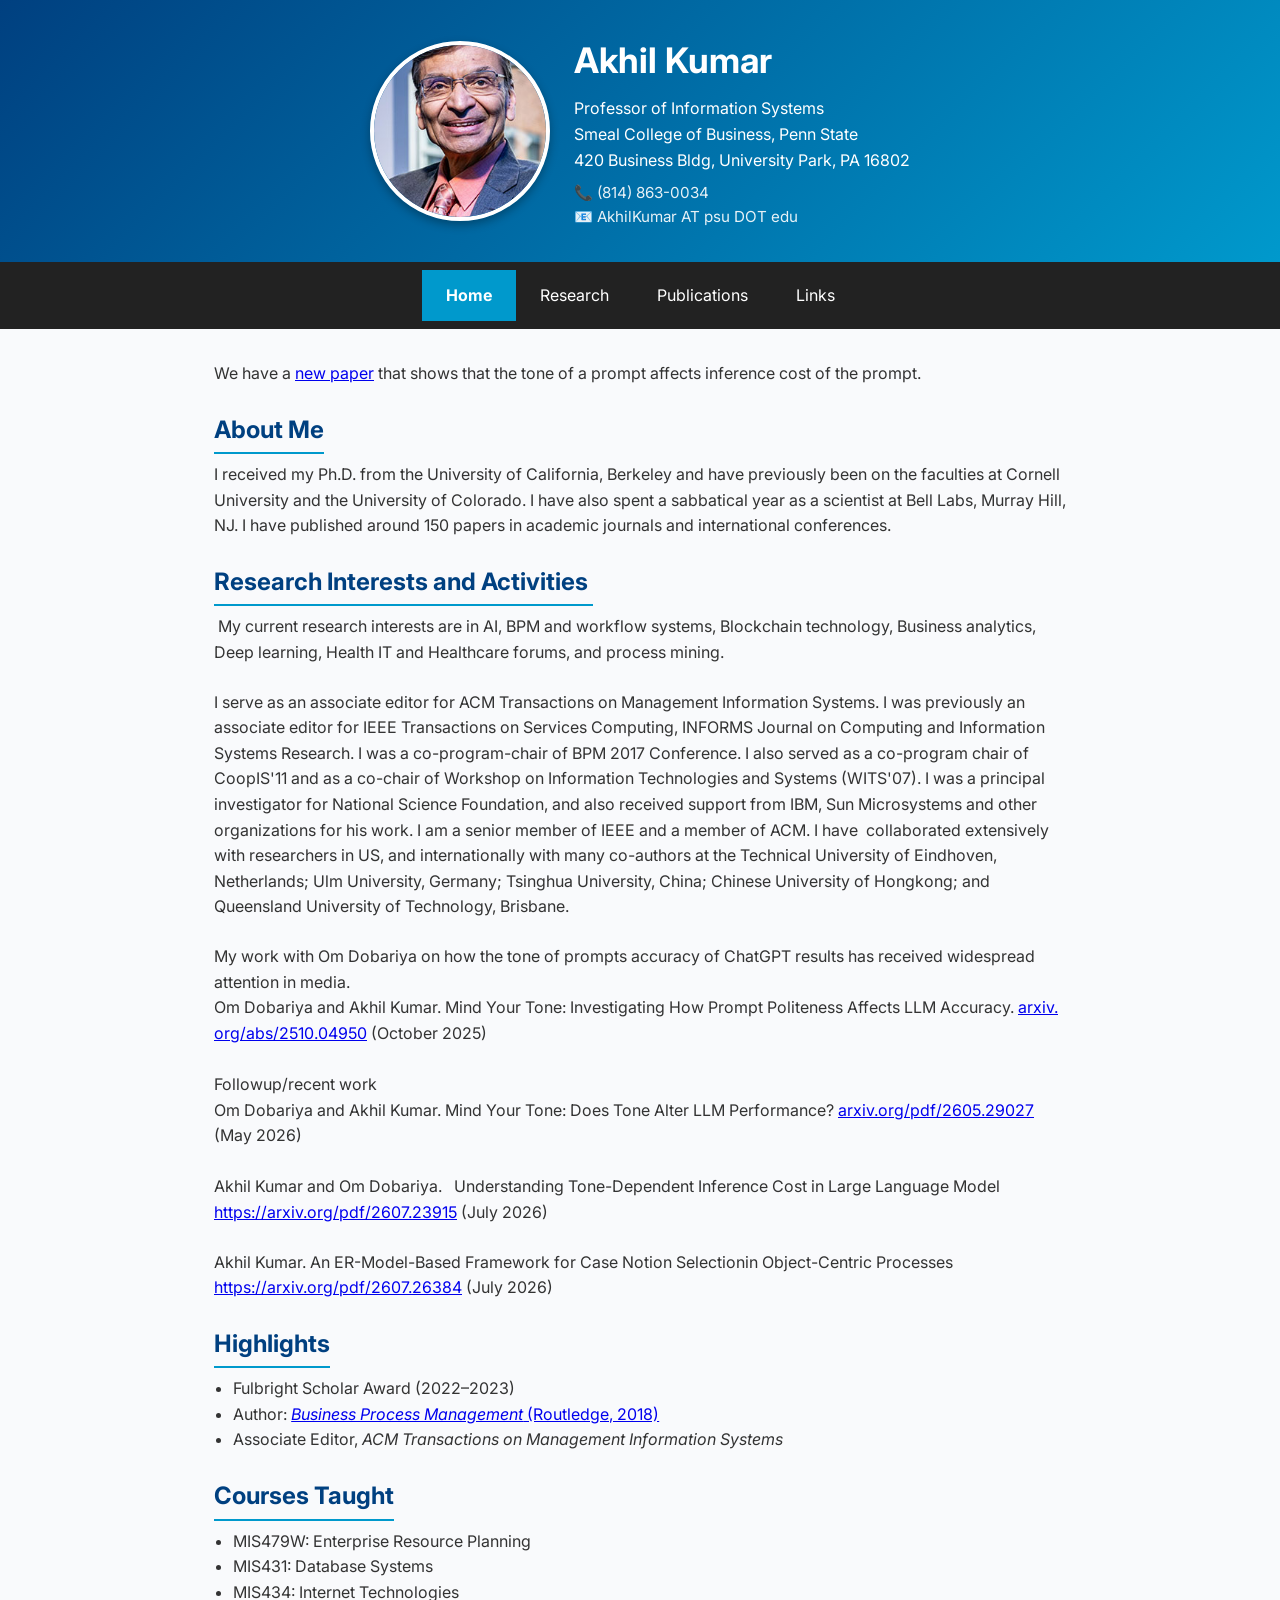
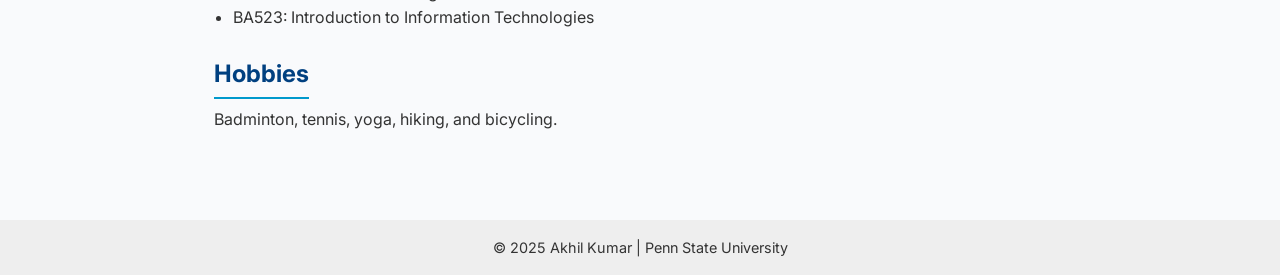
<file: index.html>
<!DOCTYPE html>
<html lang="en">
<head>
  <meta charset="UTF-8">
  <meta name="viewport" content="width=device-width, initial-scale=1.0">
  <title>Akhil Kumar | Penn State</title>
  <link href="https://fonts.googleapis.com/css2?family=Inter:wght@400;600&display=swap" rel="stylesheet">
  <link rel="stylesheet" href="style.css">
</head>
<body>
  <!-- Header -->
  <header class="header">
    <div class="header-container">
      <img src="Akhil-Smeal2025.jpg" alt="Akhil Kumar" class="profile-img" />
      <div>
        <h1>Akhil Kumar</h1>
        <p>
          Professor of Information Systems<br>
          Smeal College of Business, Penn State<br>
          420 Business Bldg, University Park, PA 16802
        </p>
        <p class="contact">
          📞 (814) 863-0034 <br>
          📧 AkhilKumar AT psu DOT edu
        </p>
      </div>
    </div>
  </header>

  <!-- Navigation -->
  <nav class="navbar">
    <a href="index.html" class="active">Home</a>
    <a href="current.html">Research</a>
    <a href="pubs.html">Publications</a>
    <a href="links.html">Links</a>
  </nav>

  <!-- Main Content -->
  <main class="content">
  <p>We have a  <a href="https://arxiv.org/pdf/2607.23915" target="_blank">new paper</a> that shows that the tone of a prompt affects inference cost of the prompt.</p>
    <section>
      <h2>About Me</h2>
      <p> I received my Ph.D. from the University of California, Berkeley and have previously 
        been on the faculties at Cornell University and the University of Colorado. I have 
        also spent a sabbatical year as a scientist at Bell Labs, Murray Hill, NJ. I have 
        published around 150 papers in academic journals and international conferences. </p>
      <h2>Research Interests and Activities&nbsp;</h2>
      <p>&nbsp;My current research interests are in AI, BPM and workflow systems, Blockchain technology, Business analytics, Deep learning, Health IT and Healthcare forums, and process mining.</p>
      <p>I serve as an associate editor for ACM Transactions on Management Information Systems. I was previously  an associate editor for IEEE Transactions on Services Computing, INFORMS Journal on Computing and Information Systems Research. I was a co-program-chair of BPM 2017 Conference. I also served as a co-program chair of CoopIS'11 and as a co-chair of Workshop on Information Technologies and Systems (WITS'07). I was a principal investigator for National Science Foundation, and also received support from IBM, Sun Microsystems and other organizations for his work. I am a senior member of IEEE and a member of ACM.&nbsp;I have&nbsp; collaborated extensively with researchers in US, and  internationally with many co-authors at the Technical University of Eindhoven, Netherlands; Ulm University, Germany; Tsinghua University, China; Chinese University of Hongkong; and Queensland University of Technology, Brisbane.</p>
      <p>My  work with Om Dobariya on how the tone of prompts accuracy of ChatGPT results has received widespread attention in media.<br>
        Om Dobariya and Akhil Kumar. Mind Your Tone: Investigating How Prompt Politeness Affects LLM Accuracy.&nbsp;<a href="arxiv. org/abs/2510.04950">arxiv. org/abs/2510.04950</a> (October 2025)<br>
  <br>
        Followup/recent work<br>
        Om Dobariya and Akhil Kumar.  Mind Your Tone: Does Tone Alter LLM Performance? <a href="https://arxiv.org/pdf/2605.29027">arxiv.org/pdf/2605.29027</a> (May 2026)<br>
  <br>
        Akhil Kumar and Om Dobariya.&nbsp; &nbsp;Understanding Tone-Dependent Inference Cost in Large Language Model&nbsp; &nbsp; <a href="https://arxiv.org/pdf/2607.23915">https://arxiv.org/pdf/2607.23915</a><a href="Paper9-arXiv.pdf" target="_blank"></a> (July 2026)<br>
      </p>
      <p>Akhil Kumar. An ER-Model-Based Framework for Case Notion Selectionin Object-Centric Processes 
        <a href="https://arxiv.org/pdf/2607.26384">https://arxiv.org/pdf/2607.26384</a>      (July 2026)    </p>
    </section>

    <section> </section>
    <section>
      <h2>Highlights</h2>
      <ul>
        <li>Fulbright Scholar Award (2022–2023)</li>
        <li>Author: <a href="http://www.routledge.com/9781138181854" target="_blank">
          <em>Business Process Management</em> (Routledge, 2018)</a></li>
        <li>Associate Editor, <em>ACM Transactions on Management Information Systems<br>
         </em></li>
      </ul>
    </section>

    <section>
      <h2>Courses Taught</h2>
      <ul>
        <li>MIS479W: Enterprise Resource Planning</li>
        <li>MIS431: Database Systems</li>
        <li>MIS434: Internet Technologies</li>
        <li>BA523: Introduction to Information Technologies</li>
      </ul>
    </section>

    <section>
      <h2>Hobbies</h2>
      <p>Badminton, tennis, yoga, hiking, and bicycling.</p>
    </section>
  </main>

  <!-- Footer -->
  <footer class="footer">
    <p>&copy; 2025 Akhil Kumar | Penn State University</p>
  </footer>
</body>
</html>
</file>
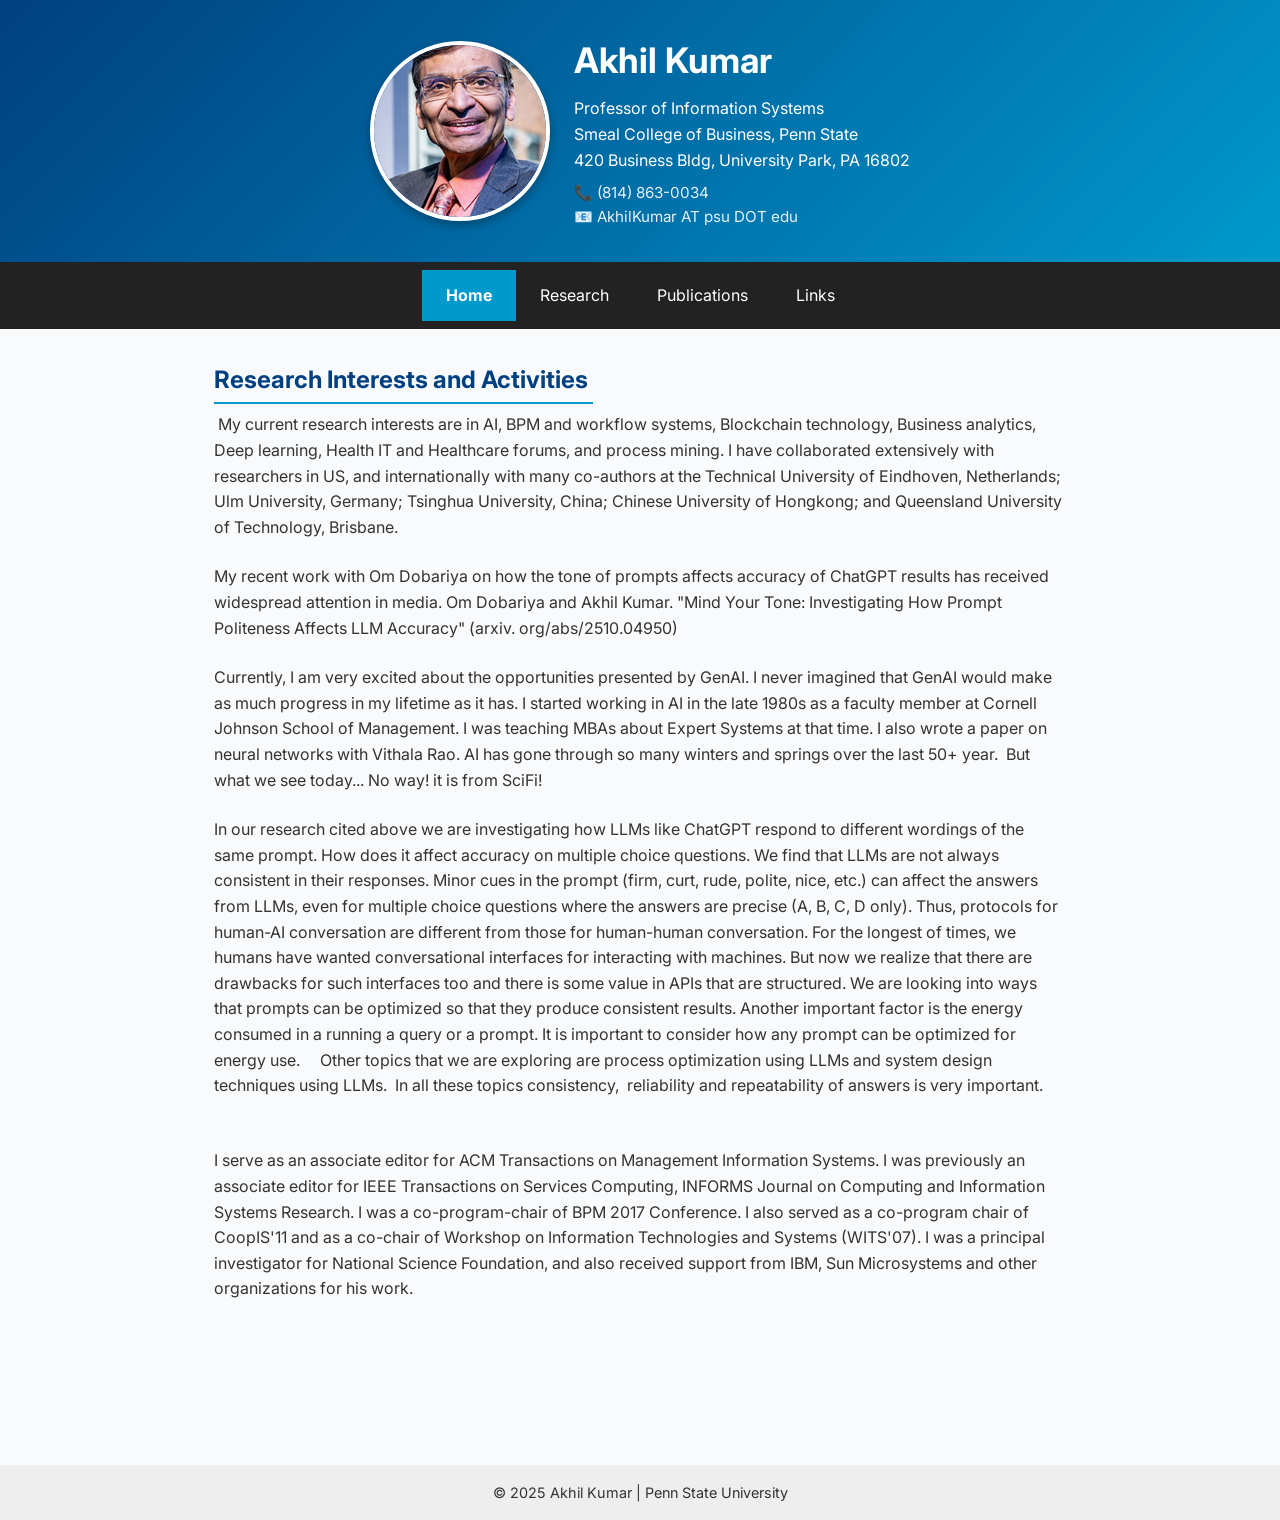
<file: current.html>
<!DOCTYPE html>
<html lang="en">
<head>
  <meta charset="UTF-8">
  <meta name="viewport" content="width=device-width, initial-scale=1.0">
  <title>Akhil Kumar | Penn State</title>
  <link href="https://fonts.googleapis.com/css2?family=Inter:wght@400;600&display=swap" rel="stylesheet">
  <link rel="stylesheet" href="style.css">
</head>
<body>
  <!-- Header -->
  <header class="header">
    <div class="header-container">
      <img src="Akhil-Smeal2025.jpg" alt="Akhil Kumar" class="profile-img" />
      <div>
        <h1>Akhil Kumar</h1>
        <p>
          Professor of Information Systems<br>
          Smeal College of Business, Penn State<br>
          420 Business Bldg, University Park, PA 16802
        </p>
        <p class="contact">
          📞 (814) 863-0034 <br>
          📧 AkhilKumar AT psu DOT edu
        </p>
      </div>
    </div>
  </header>

  <!-- Navigation -->
  <nav class="navbar">
    <a href="index.html" class="active">Home</a>
    <a href="current.html">Research</a>
    <a href="pubs.html">Publications</a>
    <a href="links.html">Links</a>
  </nav>

  <!-- Main Content -->
  <main class="content">
    <section>
<h2>Research Interests and Activities&nbsp;</h2>
      <p>&nbsp;My current research interests are in AI, BPM and workflow systems, Blockchain technology, Business analytics, Deep learning, Health IT and Healthcare forums, and process mining.&nbsp;I have collaborated extensively with researchers in US, and internationally with many co-authors at the Technical University of Eindhoven, Netherlands; Ulm University, Germany; Tsinghua University, China; Chinese University of Hongkong; and Queensland University of Technology, Brisbane.</p>
      <p>My recent work with Om Dobariya on how the tone of prompts affects accuracy of ChatGPT results has received widespread attention in media. Om Dobariya and Akhil Kumar. "Mind Your Tone: Investigating How Prompt Politeness Affects LLM Accuracy" (arxiv. org/abs/2510.04950)</p>
      <p>Currently, I am very excited about the opportunities presented by GenAI. I never imagined that GenAI would make as much progress in my lifetime as it has. I started working in AI in the late 1980s as a faculty member at Cornell Johnson School of Management. I was teaching MBAs about Expert Systems at that time. I also wrote a paper on neural networks with Vithala Rao. AI has  gone through so many winters and springs over the last 50+ year.&nbsp; But what we see today... No way!&nbsp;it is from SciFi!</p>
      <p>In our research cited above we are investigating how LLMs like ChatGPT respond to different wordings of the same prompt. How does it affect accuracy on multiple choice questions. We find that&nbsp;LLMs are not always consistent in their responses. Minor cues in the prompt (firm, curt, rude, polite, nice, etc.) can affect the answers from LLMs, even for multiple choice questions where the answers are precise (A, B, C, D only). Thus, protocols for human-AI conversation are different from those for human-human conversation. For the longest of times, we humans have wanted conversational interfaces for interacting with machines. But now we realize that there are drawbacks for such interfaces too and there is some value in APIs that are structured. We are looking into ways that prompts can be optimized so that they produce consistent results. Another important factor is the energy consumed in a running a query or a prompt. It is important to consider how any prompt can be optimized for energy use.&nbsp; &nbsp; &nbsp;Other topics that we are exploring are process optimization using LLMs and system design techniques using LLMs.&nbsp; In all these topics consistency,&nbsp; reliability and repeatability of answers is very important.&nbsp; &nbsp; &nbsp; &nbsp; &nbsp; &nbsp; &nbsp; &nbsp; &nbsp; &nbsp;</p>
<p>I serve as an associate editor for ACM Transactions on Management Information Systems. I was previously  an associate editor for IEEE Transactions on Services Computing, INFORMS Journal on Computing and Information Systems Research. I was a co-program-chair of BPM 2017 Conference. I also served as a co-program chair of CoopIS'11 and as a co-chair of Workshop on Information Technologies and Systems (WITS'07). I was a principal investigator for National Science Foundation, and also received support from IBM, Sun Microsystems and other organizations for his work.&nbsp;</p>
<p><br>
  <br>
</p>
</section>

    <section> </section>
<section> </section>
  </main>

  <!-- Footer -->
  <footer class="footer">
    <p>&copy; 2025 Akhil Kumar | Penn State University</p>
  </footer>
</body>
</html>
</file>
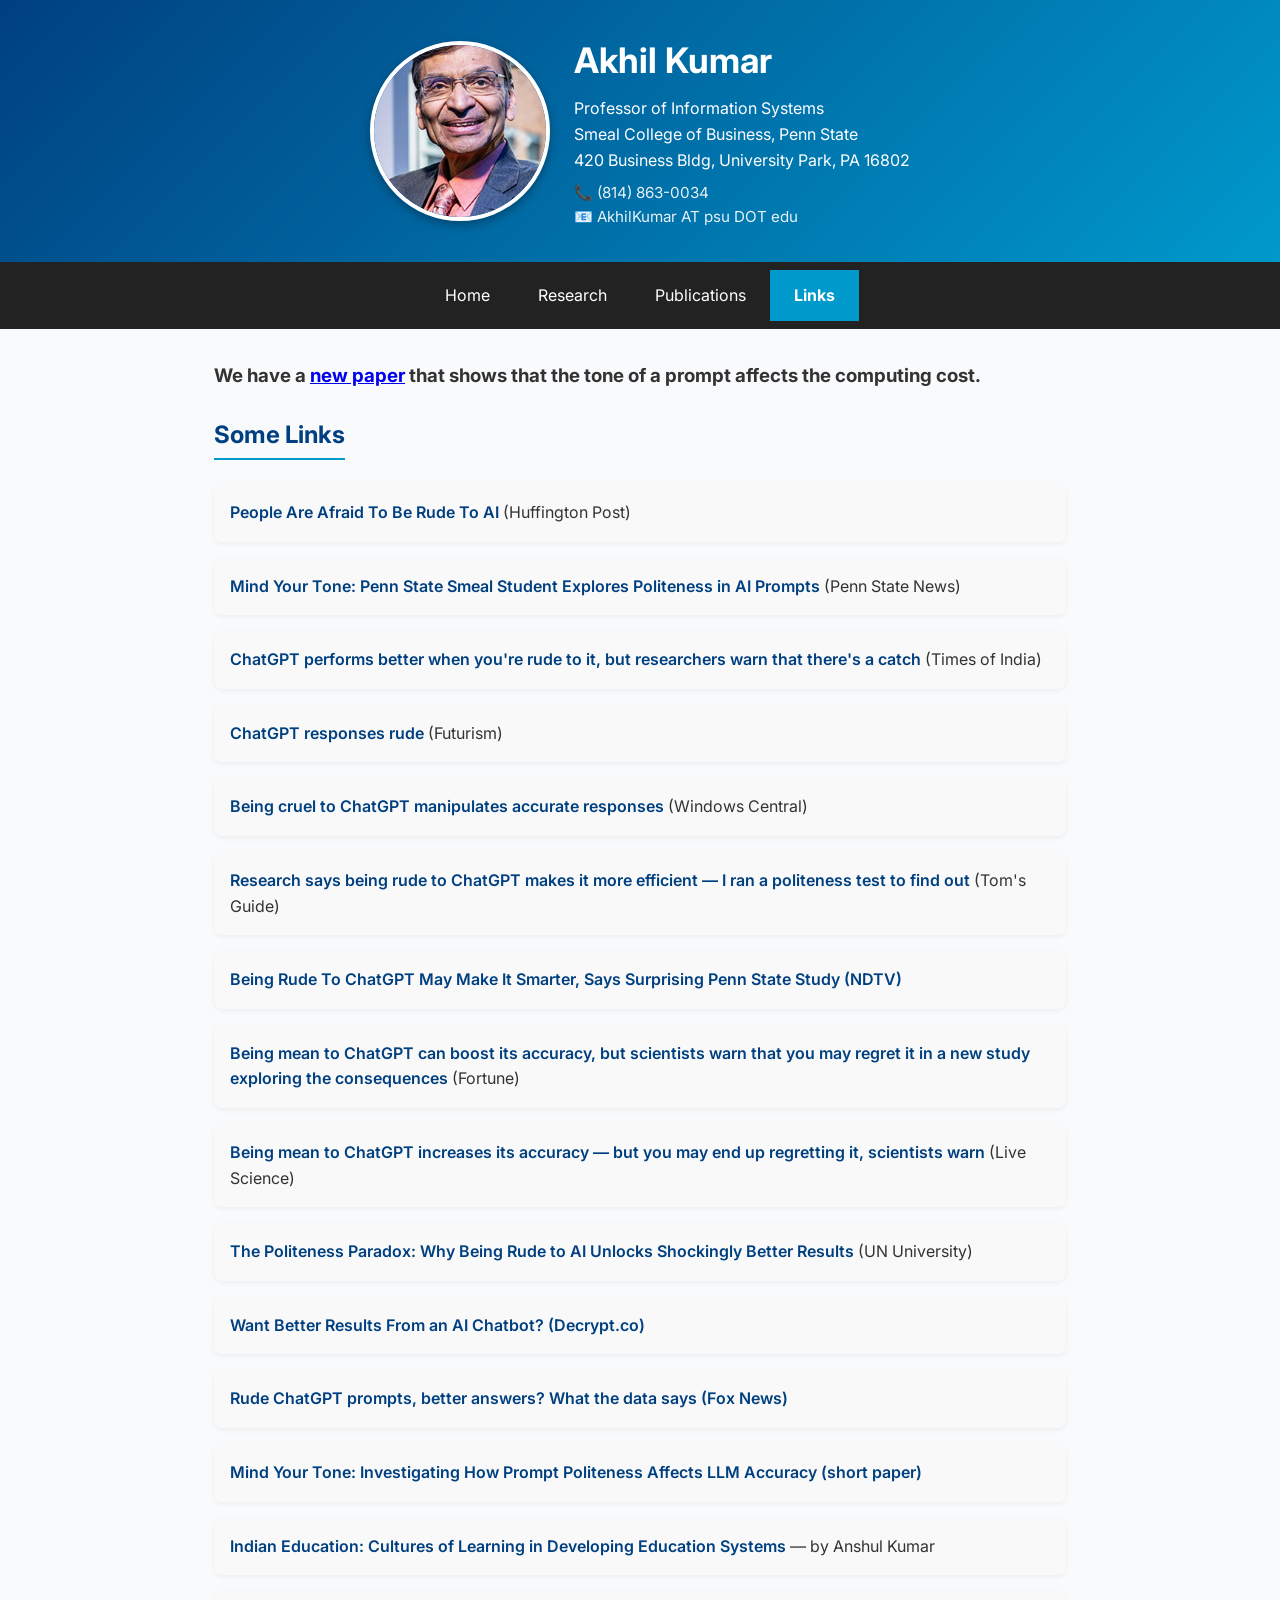
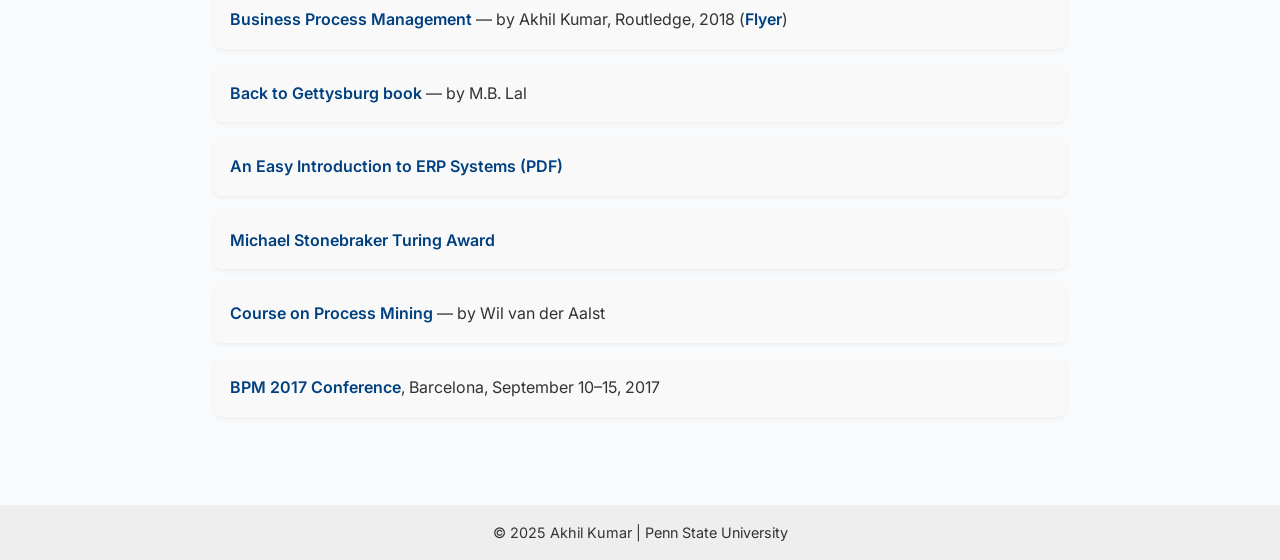
<file: links.html>
<!DOCTYPE html>
<html lang="en">
<head>
  <meta charset="UTF-8">
  <meta name="viewport" content="width=device-width, initial-scale=1.0">
  <title>Links | Akhil Kumar</title>
  <link href="https://fonts.googleapis.com/css2?family=Inter:wght@400;600&display=swap" rel="stylesheet">
  <link rel="stylesheet" href="style.css">
  <style>
    .links-list {
      list-style: none;
      padding: 0;
    }
    .links-list li {
      margin: 1rem 0;
      padding: 1rem;
      background: #f9f9f9;
      border-radius: 8px;
      box-shadow: 0 2px 5px rgba(0,0,0,0.05);
      transition: transform 0.2s, background 0.3s;
    }
    .links-list li:hover {
      background: #eef8ff;
      transform: translateY(-2px);
    }
    .links-list a {
      text-decoration: none;
      color: #004080;
      font-weight: 600;
    }
    .links-list a:hover {
      color: #0099cc;
    }
  </style>
</head>
<body>
  <!-- Header -->
  <header class="header">
    <div class="header-container">
      <img src="Akhil-Smeal2025.jpg" alt="Akhil Kumar" class="profile-img" />
      <div>
        <h1>Akhil Kumar</h1>
        <p>
          Professor of Information Systems<br>
          Smeal College of Business, Penn State<br>
          420 Business Bldg, University Park, PA 16802
        </p>
        <p class="contact">
          📞 (814) 863-0034 <br>
          📧 AkhilKumar AT psu DOT edu
        </p>
      </div>
    </div>
  </header>

  <!-- Navigation -->
  <nav class="navbar">
    <a href="index.html">Home</a>
    <a href="current.html">Research</a>
    <a href="pubs.html">Publications</a>
    <a href="links.html" class="active">Links</a>
  </nav>

  <!-- Main Content -->
  <main class="content">
  <h3><l1>We have a  <a href="Paper9-arXiv.pdf" target="_blank">new paper</a> that shows that the tone of a prompt affects the computing cost.
  </li></h3>
  <br>
    <h2>
	Some Links</h2>
    <ul class="links-list">
	  <li><a href="https://www.huffpost.com/entry/ai-chatbot-chatgpt-polite-better-answers_l_6a1ed671e4b032392fa61bcf" target="_blank">People Are Afraid To Be Rude To AI</a> (Huffington Post)</li>
	  <li><a href="https://www.psu.edu/news/smeal-college-business/story/mind-your-tone-penn-state-smeal-student-explores-politeness-ai-prompts" target="_blank">Mind Your Tone: Penn State Smeal Student Explores Politeness in AI Prompts</a> (Penn State News)</li>
	  <li><a href="https://timesofindia.indiatimes.com/technology/tech-news/chatgpt-performs-better-when-youre-rude-to-it-but-researchers-warn-that-theres-a-catch/articleshow/126640618.cms" target="_blank">ChatGPT performs better when you're rude to it, but researchers warn that there's a catch</a> (Times of India)</li>
	  <li><a href="https://futurism.com/artificial-intelligence/chatgpt-responses-rude" target="_blank">ChatGPT responses rude</a> (Futurism)</li>
	  <li><a href="https://www.windowscentral.com/artificial-intelligence/being-cruel-to-chatgpt-manipulates-accurate-responses" target="_blank">Being cruel to ChatGPT manipulates accurate responses</a> (Windows Central)</li>
	  <li><a href="https://www.tomsguide.com/ai/research-says-being-rude-to-chatgpt-makes-it-more-efficient-i-ran-a-politeness-test-to-find-out" target="_blank">Research says being rude to ChatGPT makes it more efficient — I ran a politeness test to find out</a> (Tom's Guide)</li>
	  <li> <a href="https://www.ndtv.com/science/being-rude-to-chatgpt-may-make-it-smarter-says-surprising-penn-state-study-9551045" target="_blank"> Being Rude To ChatGPT May Make It Smarter, Says Surprising Penn State Study (NDTV) </a></li>
	  <li><a href="https://fortune.com/2025/10/30/being-mean-to-chatgpt-can-boost-its-accuracy-but-scientists-warn-that-you-may-regret-it-in-a-new-study-exploring-the-consequences/">Being mean to ChatGPT can boost its accuracy, but scientists warn that you may regret it in a new study exploring the consequences</a> (Fortune)</li>
<li><a href="https://www.livescience.com/technology/artificial-intelligence/being-mean-to-chatgpt-increases-its-accuracy-but-you-may-end-up-regretting-it-scientists-warn">Being mean to ChatGPT increases its accuracy — but you may end up regretting it, scientists warn</a>&nbsp;(Live Science)</li>
	  <li><a href="https://c3.unu.edu/blog/the-politeness-paradox-why-being-rude-to-ai-unlocks-shockingly-better-results">The Politeness Paradox: Why Being Rude to AI Unlocks Shockingly Better Results</a> (UN University)&nbsp;</li>
<li> <a href="https://decrypt.co/344059/want-better-results-from-ai-chatbot-be-jerk" target="_blank">
      Want Better Results From an AI Chatbot? (Decrypt.co)</a> </li>
		<li> <a href="https://www.foxnews.com/tech/rude-chatgpt-prompts-better-answers-what-data-says" target="_blank">
      Rude ChatGPT prompts, better answers? What the data says (Fox News)</a> </li>
		<li> <a href="https://arxiv.org/abs/2510.04950" target="_blank">
      Mind Your Tone: Investigating How Prompt Politeness Affects LLM Accuracy (short paper)</a> </li>
      <li> <a href="https://doi.org/10.1016/j.ijer.2019.02.009" target="_blank">
      Indian Education: Cultures of Learning in Developing Education Systems</a> — by Anshul Kumar</li>

      <li><a href="https://www.amazon.com/Business-Process-Management-Akhil-Kumar-ebook/dp/B079RLZ8M5/" target="_blank">
        Business Process Management</a> — by Akhil Kumar, Routledge, 2018 (<a href="BOOK-FLYER-Feb2018.pdf">Flyer</a>)</li>

      <li><a href="http://www.Indianslavery.com" target="_blank">
        Back to Gettysburg book</a> — by M.B. Lal</li>

      <li><a href="ERP-intro.pdf" target="_blank">
        An Easy Introduction to ERP Systems (PDF)</a></li>

      <li><a href="http://www.bostonglobe.com/business/2015/03/25/mit-data-storage-researcher-wins-alan-turing-award-million-from-google/ip3CUTdFjExAS2JQVzeLTP/story.html" target="_blank">
        Michael Stonebraker Turing Award</a></li>

      <li><a href="https://www.coursera.org/learn/process-mining" target="_blank">
        Course on Process Mining</a> — by Wil van der Aalst</li>

      <li><a href="https://bpm2017.cs.upc.edu/" target="_blank">
        BPM 2017 Conference</a>, Barcelona, September 10–15, 2017</li>
    </ul>
  </main>

  <!-- Footer -->
  <footer class="footer">
    <p>&copy; 2025 Akhil Kumar | Penn State University</p>
  </footer>
</body>
</html>
</file>
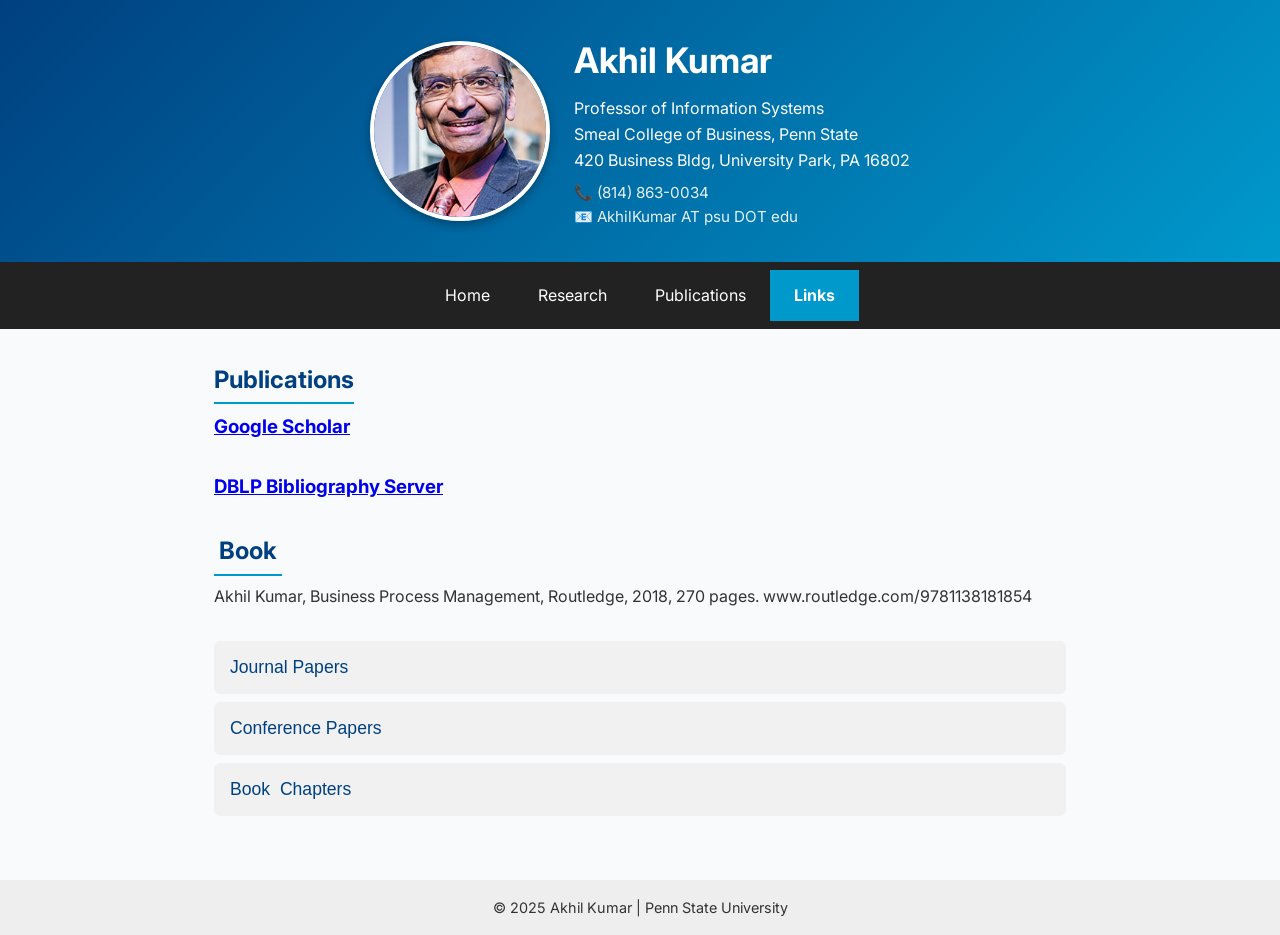
<file: pubs.html>
<!DOCTYPE html>
<html lang="en">
<head>
  <meta charset="UTF-8">
  <meta name="viewport" content="width=device-width, initial-scale=1.0">
  <title>Publications | Akhil Kumar</title>
  <link href="https://fonts.googleapis.com/css2?family=Inter:wght@400;600&display=swap" rel="stylesheet">
  <link rel="stylesheet" href="style.css">
  <style>
    .accordion {
      background: #f1f1f1;
      color: #004080;
      cursor: pointer;
      padding: 1rem;
      width: 100%;
      border: none;
      text-align: left;
      outline: none;
      font-size: 1.1rem;
      transition: background 0.3s;
      margin-top: 0.5rem;
      border-radius: 6px;
    }
    .accordion:hover {
      background: #e0e0e0;
    }
    .accordion.active {
      background: #0099cc;
      color: white;
    }
    .panel {
      padding: 0 1rem;
      display: none;
      background: white;
      overflow: hidden;
      border-left: 3px solid #0099cc;
      margin-bottom: 1rem;
    }
    .panel ul {
      margin: 1rem 0;
    }
  </style>
</head>
<body>
  <!-- Header -->
  <header class="header">
    <div class="header-container">
     <img src="Akhil-Smeal2025.jpg" alt="Akhil Kumar" class="profile-img" />     
      <div>
        <h1>Akhil Kumar</h1>
        <p>
          Professor of Information Systems<br>
          Smeal College of Business, Penn State<br>
          420 Business Bldg, University Park, PA 16802
        </p>
        <p class="contact">
          📞 (814) 863-0034 <br>
          📧 AkhilKumar AT psu DOT edu
        </p>
      </div>
    </div>
  </header>

  <!-- Navigation -->
  <nav class="navbar">
    <a href="index.html">Home</a>
    <a href="current.html">Research</a>
    <a href="pubs.html">Publications</a>
    <a href="links.html" class="active">Links</a>
  </nav>

  <!-- Main Content -->
  <main class="content">
    <h2>Publications</h2>
    <h3><a href="https://scholar.google.com/citations?user=KnrkzkEAAAAJ&amp;hl=en">      Google Scholar</a>&nbsp;<br>
      <br>
    </h3>
    <h3> <a href="https://dblp.uni-trier.de/pid/k/AkhilKumar.html">DBLP Bibliography Server<br>
      <br>
    </a></h3>
<h2>&nbsp;Book&nbsp;</h2>
<p>Akhil Kumar, Business Process Management, Routledge, 2018, 270 pages. www.routledge.com/9781138181854</p>
<button class="accordion">Journal Papers</button>
    <div class="panel">
      <ul>
        <li>Ivanov, A., Ghoshal, A. and Kumar, A. (2024). <em>From Stars to Dogs: A Data Analytic Approach...</em> Production and Operations Management.</li>
        <li>Fan, S., Ilk, N., Kumar, A., Zhao, J. L., & Xu, R. (2024). <em>Blockchain as a Trust Machine...</em> Decision Support Systems.</li>
        <li>A. Kumar, P. Soffer, and A. Tsoury (2023). <em>Normalizing object-centric process logs...</em> Information Systems 115.</li>
        <li>... (additional journal papers here)</li>
      </ul>
    </div>

    <button class="accordion">Conference Papers</button>
    <div class="panel">
      <ul>
        <li>Chen Qian, Lijie Wen, Akhil Kumar, et al. (2020). <em>Process Model Extraction by Multi-grained Text Classification.</em> CAiSE 2020.</li>
        <li>Michael Adams, Suriadi Suriadi, Akhil Kumar, et al. (2020). <em>Flexible Integration of Blockchain...</em> CAiSE Forum 2020.</li>
        <li>Akhil Kumar and Siyuan Liu. (2020). <em>Analyzing a Helpdesk Process...</em> BPM Forum 2020.</li>
        <li>... (additional conference papers here)</li>
      </ul>
    </div>

    <button class="accordion">Book&nbsp; Chapters</button>
    <div class="panel">
      <ul>
        <li>Akhil Kumar. (2018). <em>Business Process Management</em>. Routledge, 270 pages.</li>
        <li>Akhil Kumar, Jianrui Wang. (2015). <em>A Framework for Resource-Based Workflow Management.</em> Handbook on BPM.</li>
      </ul>
    </div>
<div class="panel">
    <ul>
        <li>J. Wainer, A. Kumar and P. Barthelmess. (2007). <em>DW-RBAC: A Formal Security Model...</em> Information Systems 32(3).</li>
        <li>R. Liu and A. Kumar. (2005). <em>An Analysis and Taxonomy of Unstructured Workflows.</em> BPM Conference 2005.</li>
      </ul>
    </div>
  </main>

  <!-- Footer -->
  <footer class="footer">
    <p>&copy; 2025 Akhil Kumar | Penn State University</p>
  </footer>

  <script>
    // Accordion functionality
    const accordions = document.querySelectorAll('.accordion');
    accordions.forEach(acc => {
      acc.addEventListener('click', function() {
        this.classList.toggle('active');
        const panel = this.nextElementSibling;
        if (panel.style.display === 'block') {
          panel.style.display = 'none';
        } else {
          panel.style.display = 'block';
        }
      });
    });
  </script>
</body>
</html>
</file>
<file: style.css>
/* General Reset */
* {
  margin: 0;
  padding: 0;
  box-sizing: border-box;
}

body {
  font-family: 'Inter', sans-serif;
  background: #f9fafc;
  color: #333;
  line-height: 1.6;
}

/* Header */
.header {
  background: linear-gradient(135deg, #004080, #0099cc);
  color: white;
  padding: 2rem 1rem;
}

.header-container {
  display: flex;
  align-items: center;
  justify-content: center;
  flex-wrap: wrap;
  gap: 1.5rem;
}

.profile-img {
  width: 180px;
  height: 180px;
  border-radius: 50%;
  border: 4px solid white;
  object-fit: cover;
  box-shadow: 0 4px 10px rgba(0,0,0,0.3);
}

.header h1 {
  font-size: 2.2rem;
  margin-bottom: 0.5rem;
}

.contact {
  margin-top: 0.5rem;
  font-size: 0.95rem;
  opacity: 0.9;
}

/* Navbar */
.navbar {
  display: flex;
  justify-content: center;
  background: #222;
  padding: 0.5rem 0;
}

.navbar a {
  color: white;
  padding: 0.8rem 1.5rem;
  text-decoration: none;
  transition: background 0.3s, transform 0.2s;
}

.navbar a:hover {
  background: #444;
  transform: translateY(-2px);
}

.navbar .active {
  background: #0099cc;
  font-weight: bold;
}

/* Content */
.content {
  max-width: 900px;
  margin: auto;
  padding: 2rem 1.5rem;
}

.content h2 {
  margin-bottom: 0.5rem;
  color: #004080;
  border-bottom: 2px solid #0099cc;
  display: inline-block;
  padding-bottom: 0.2rem;
}

.content p, .content ul {
  margin-bottom: 1.5rem;
}

ul {
  padding-left: 1.2rem;
}

/* Footer */
.footer {
  text-align: center;
  padding: 1rem;
  background: #eee;
  font-size: 0.9rem;
  margin-top: 2rem;
}
</file>
